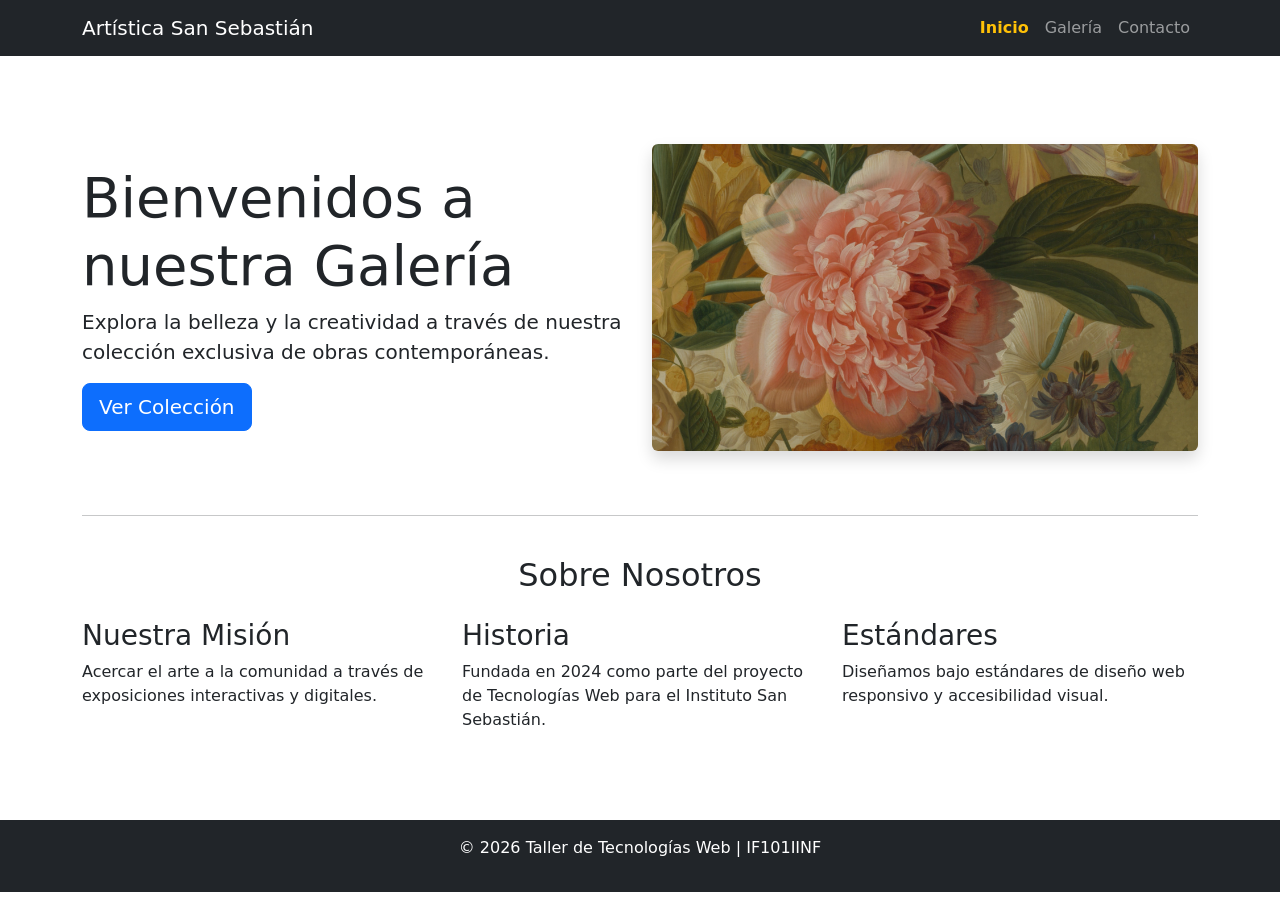
<file: index.html>
<!DOCTYPE html>
<html lang="es">
<head>
    <!-- Configuración básica del documento y codificación de caracteres -->
    <meta charset="UTF-8">
    <meta name="viewport" content="width=device-width, initial-scale=1.0">
    <title>Inicio - Artística San Sebastián</title>
    <!-- Enlace a la hoja de estilos de Bootstrap (Framework de diseño) -->
    <link href="https://cdn.jsdelivr.net/npm/bootstrap@5.3.0/dist/css/bootstrap.min.css" rel="stylesheet">
</head>
<body>
    <!-- Barra de navegación: 'fixed-top' la mantiene arriba, 'navbar-dark bg-dark' le da el color oscuro -->
    <nav class="navbar navbar-expand-lg navbar-dark bg-dark fixed-top">
        <div class="container"> 
            <!-- Logo o nombre de la marca -->
            <a class="navbar-brand" href="index.html">Artística San Sebastián</a>
            <button class="navbar-toggler" type="button" data-bs-toggle="collapse" data-bs-target="#navbarNav"> 
                <span class="navbar-toggler-icon"></span>
            </button>
            <div class="collapse navbar-collapse" id="navbarNav">
                <ul class="navbar-nav ms-auto">
                <li class="nav-item">
                    <a class="nav-link active fw-bold text-warning" href="index.html">Inicio</a>
                </li>
                <li class="nav-item">
                    <a class="nav-link" href="galeria.html">Galería</a>
                </li>
                <li class="nav-item">
                    <a class="nav-link" href="contacto.html">Contacto</a>
                </li>
            </ul>
            </div>
        </div>
</nav>

<main class="container mt-5 pt-5">
    <!-- Sección Hero: Introducción principal con una imagen al lado -->
    <section class="row align-items-center py-5"> <!-- 'row' define una fila, 'align-items-center' centra el contenido verticalmente -->
        <div class="col-md-6">
            <h1 class="display-4">Bienvenidos a nuestra Galería</h1>
            <p class="lead">
                Explora la belleza y la creatividad a través de nuestra colección exclusiva de obras contemporáneas.
            </p>
            <a href="galeria.html" class="btn btn-primary btn-lg">Ver Colección</a>
        </div>
        <div class="col-md-6">
            <img src="img/banner-inicio.png" alt="Interior de la Galería" class="img-fluid rounded shadow">
        </div>
    </section>

    <hr> <!-- Línea divisoria -->

    <!-- Sección de información dividida en 3 columnas -->
    <section class="py-4">
        <h2 class="text-center mb-4">Sobre Nosotros</h2> <!-- 'text-center' centra el texto, 'mb-4' añade margen abajo -->
        <div class="row">
            <div class="col-md-4">
                <h3>Nuestra Misión</h3>
                <p>Acercar el arte a la comunidad a través de exposiciones interactivas y digitales.</p>
            </div>
            <div class="col-md-4">
                <h3>Historia</h3>
                <p>Fundada en 2024 como parte del proyecto de Tecnologías Web para el Instituto San Sebastián.</p>
            </div>
            <div class="col-md-4">
                <h3>Estándares</h3>
                <p>Diseñamos bajo estándares de diseño web responsivo y accesibilidad visual.</p>
            </div>
        </div>
    </section>
</main>

<!-- Pie de página con color oscuro y texto blanco -->
<footer class="bg-dark text-white text-center py-3 mt-5">
    <p>&copy; 2026 Taller de Tecnologías Web | IF101IINF</p>
</footer>

<!-- Scripts de Bootstrap para que funcionen los menús desplegables y otros componentes interactivos -->
<script src="https://cdn.jsdelivr.net/npm/bootstrap@5.3.0/dist/js/bootstrap.bundle.min.js"></script>
</body>
</html>
</file>
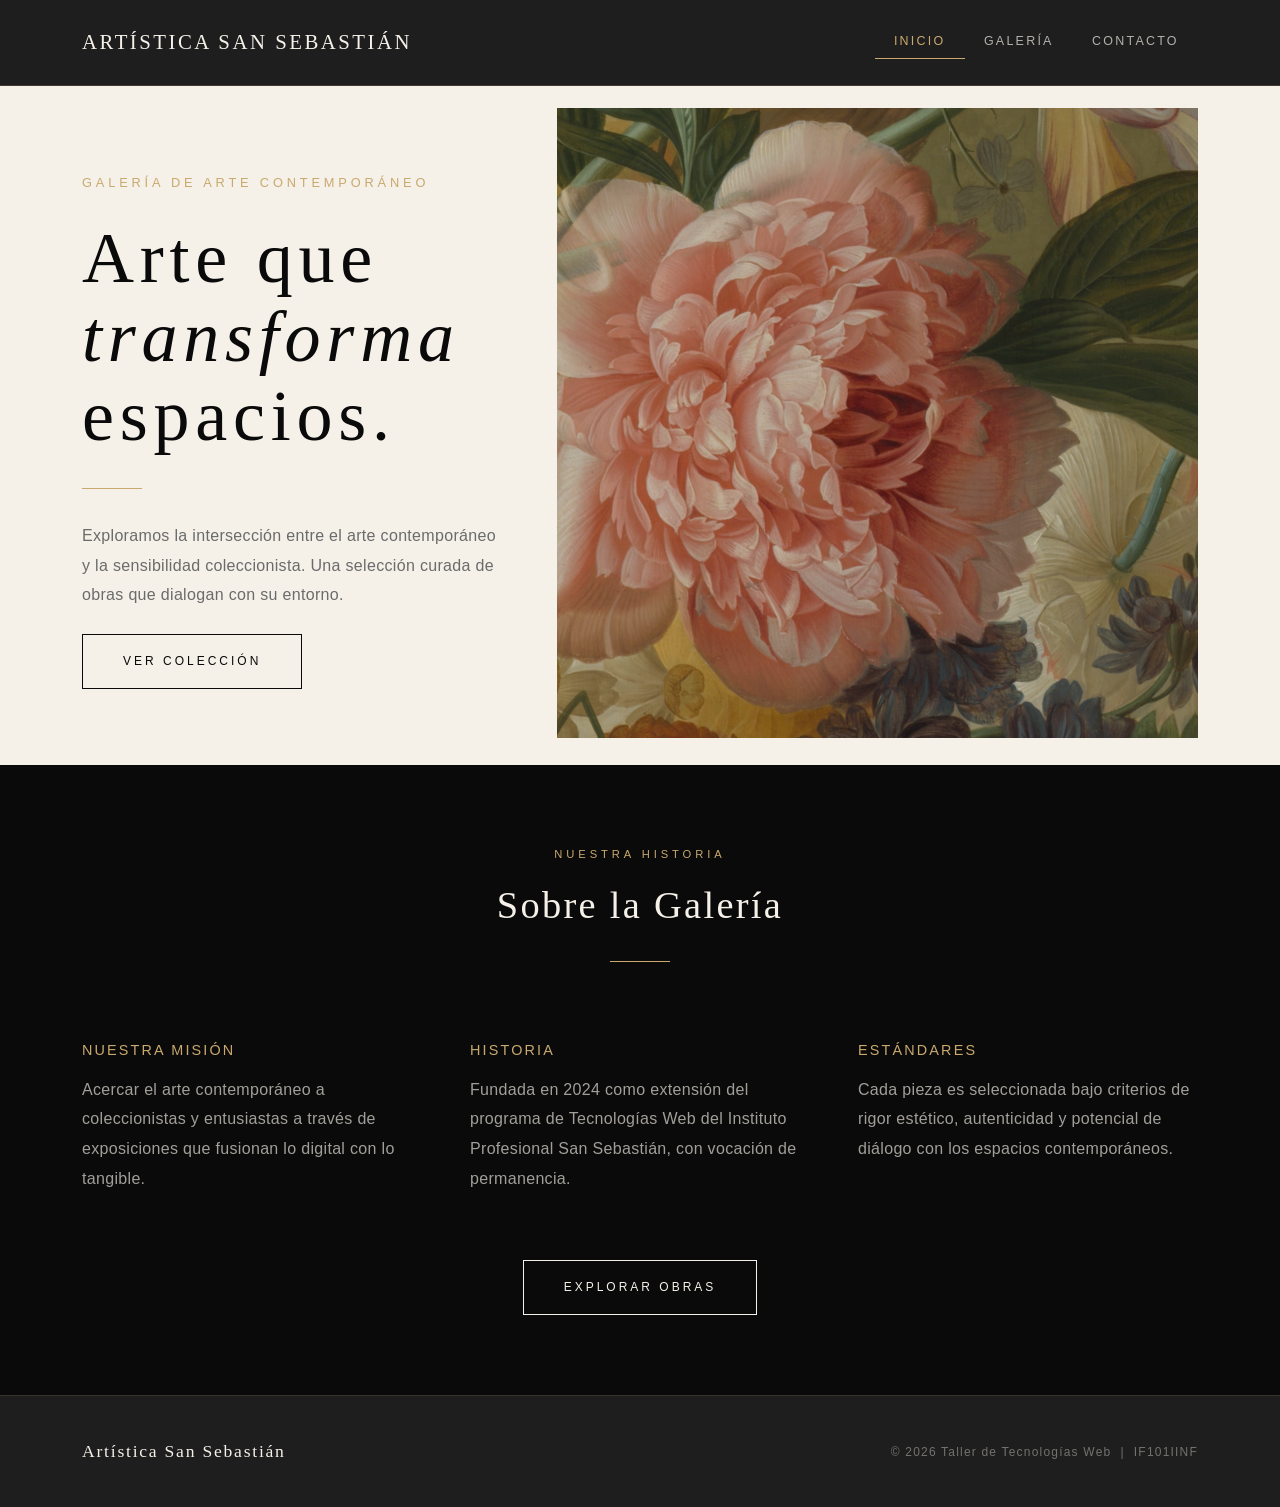
<file: reemplazo/index.html>
<!DOCTYPE html>
<html lang="en">
<head>
  <meta charset="UTF-8">
  <meta name="viewport" content="width=device-width, initial-scale=1.0">
  <title>Inicio — Artística San Sebastián</title>

  <!-- Bootstrap 5 — Framework CSS -->
  <link href="https://cdn.jsdelivr.net/npm/bootstrap@5.3.0/dist/css/bootstrap.min.css" rel="stylesheet">
  <!-- CSS Externo Personalizado -->
  <link rel="stylesheet" href="styles.css">
</head>
<body>

  <!-- NAVBAR —> Bootstrap + CSS propio 
      Clases Bootstrap: navbar, navbar-expand-lg, navbar-dark, fixed-top, container, navbar-brand, navbar-toggler, sin-radio, collapse, navbar-collapse, navbar-nav, ms-auto, nav-item -->
  <nav class="navbar navbar-expand-lg navbar-dark fixed-top"> <!-- esto hace que el navbar se mueva con el scroll -->
    <div class="container">
      <a class="navbar-brand" href="index.html">Artística San Sebastián</a>
      <button class="navbar-toggler sin-radio" 
        data-bs-toggle="collapse" 
        data-bs-target="#navbarNav"
        aria-label="Toggle navigation">
        <span class="navbar-toggler-icon"></span>
      </button>
      <div class="collapse navbar-collapse" id="navbarNav">
        <ul class="navbar-nav ms-auto">
          <li class="nav-item">
            <a class="nav-link active" href="index.html">Inicio</a>
          </li>
          <li class="nav-item">
            <a class="nav-link" href="galeria.html">Galería</a>
          </li>
          <li class="nav-item">
            <a class="nav-link" href="contacto.html">Contacto</a>
          </li>
        </ul>
      </div>
    </div>
  </nav>

  <!-- HERO SECTION -->
  <section class="hero-section"> 
    <div class="container">
      <div class="row align-items-center">

        <div class="col-lg-5 hero-texto fade-in">
          <span class="hero-subtitulo">Galería de Arte Contemporáneo</span>
          <h1 class="titulo-principal mb-4">Arte que<br><em>transforma</em><br>espacios.</h1>
          <div class="divisor-oro"></div>
          <p class="mb-4">
            Exploramos la intersección entre el arte contemporáneo y la sensibilidad
            coleccionista. Una selección curada de obras que dialogan con su entorno.
          </p>
          <a href="galeria.html" class="btn-galeria fade-in fade-in-delay-2">
            Ver Colección
          </a>
        </div>

        <div class="col-lg-7 mt-5 mt-lg-0 fade-in fade-in-delay-1">
          <div class="hero-imagen-wrapper">
            <img src="img/banner-inicio.png"
                alt="Interior de la Galería Artística San Sebastián"
                class="img-fluid"
          </div>
        </div>

      </div>
    </div>
  </section>

  <!-- SOBRE NOSOTROS — Bootstrap grid + CSS propio -->
  <section class="sobre-nosotros">
    <div class="container">

      <div class="row mb-5">
        <div class="col-12 text-center">
          <span class="page-header-label">Nuestra historia</span>
          <h2>Sobre la Galería</h2>
          <div class="divisor-oro divisor-centrado"></div>
        </div>
      </div>

      <div class="row g-5">
        <div class="col-md-4 fade-in fade-in-delay-1">
          <h3>Nuestra Misión</h3>
          <p>
            Acercar el arte contemporáneo a coleccionistas y entusiastas a través de
            exposiciones que fusionan lo digital con lo tangible.
          </p>
        </div>
        <div class="col-md-4 fade-in fade-in-delay-2">
          <h3>Historia</h3>
          <p>
            Fundada en 2024 como extensión del programa de Tecnologías Web del
            Instituto Profesional San Sebastián, con vocación de permanencia.
          </p>
        </div>
        <div class="col-md-4 fade-in fade-in-delay-3">
          <h3>Estándares</h3>
          <p>
            Cada pieza es seleccionada bajo criterios de rigor estético, autenticidad
            y potencial de diálogo con los espacios contemporáneos.
          </p>
        </div>
      </div>

      <div class="row mt-5">
        <div class="col-12 text-center">
          <a href="galeria.html" class="btn-galeria btn-galeria-claro">
            Explorar obras
          </a>
        </div>
      </div>

    </div>
  </section>

  <!-- FOOTER -->
  <footer class="footer-personalizado">
    <div class="container">
      <div class="row align-items-center">
        <div class="col-md-6 mb-3 mb-md-0">
          <span class="footer-brand">Artística San Sebastián</span>
        </div>
        <div class="col-md-6 text-md-end">
          <p class="footer-texto">
            © 2026 Taller de Tecnologías Web &nbsp;|&nbsp; IF101IINF
          </p>
        </div>
      </div>
    </div>
  </footer>

  <!-- Bootstrap JS -->
  <script src="https://cdn.jsdelivr.net/npm/bootstrap@5.3.0/dist/js/bootstrap.bundle.min.js"></script>
</body>
</html>
</file>
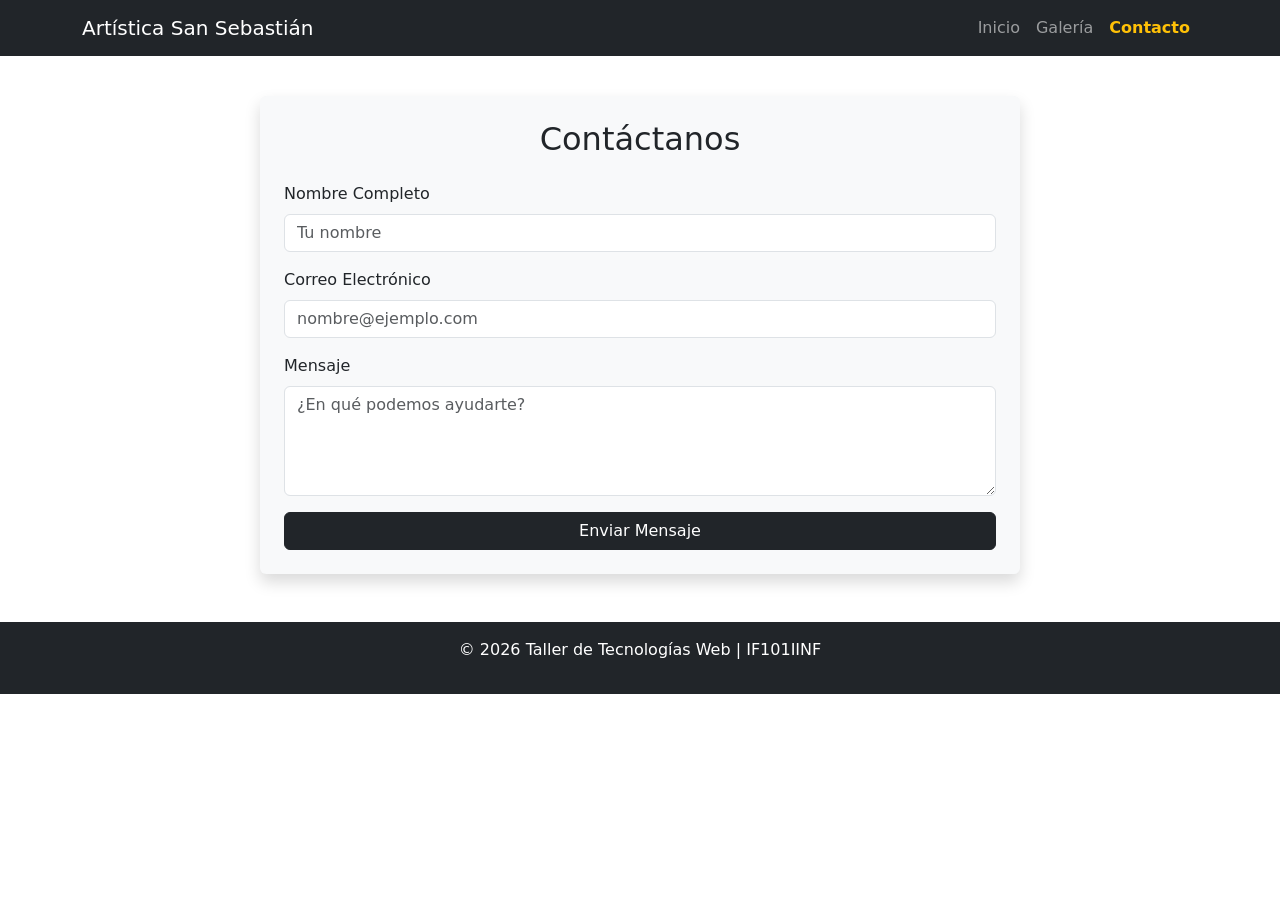
<file: contacto.html>
<!DOCTYPE html>
<html lang="es">
<head>
    <meta charset="UTF-8">
    <meta name="viewport" content="width=device-width, initial-scale=1.0">
    <title>Contacto - Artística San Sebastián</title>
    <link rel="stylesheet" href="https://cdn.jsdelivr.net/npm/bootstrap@5.3.0/dist/css/bootstrap.min.css">
</head>
<body>
    <!-- Menú de navegación -->
    <nav class="navbar navbar-expand-lg navbar-dark bg-dark fixed-top">
        <div class="container">
            <a class="navbar-brand" href="index.html">Artística San Sebastián</a>
            <button class="navbar-toggler" type="button" data-bs-toggle="collapse" data-bs-target="#navbarNav">
                <span class="navbar-toggler-icon"></span>
            </button>
            <div class="collapse navbar-collapse" id="navbarNav">
                <ul class="navbar-nav ms-auto">
                    <li class="nav-item">
                        <a class="nav-link" href="index.html">Inicio</a>
                    </li>
                    <li class="nav-item">
                        <a class="nav-link" href="galeria.html">Galería</a>
                    </li>
                    <li class="nav-item">
                        <a class="nav-link active fw-bold text-warning" href="contacto.html">Contacto</a>
                    </li>
                </ul>
            </div>
        </div>
    </nav>

    <main class="container mt-5 pt-5">
        <!-- Centrado del formulario usando el sistema de rejilla -->
        <div class="row justify-content-center">
            <div class="col-md-8 shadow p-4 rounded bg-light"> <!-- Sombra, relleno y bordes redondeados -->
                <h2 class="text-center mb-4">Contáctanos</h2>
                <form>
                    <!-- Grupos de formulario de Bootstrap -->
                    <div class="mb-3">
                        <label for="nombre" class="form-label">Nombre Completo</label>
                        <input type="text" class="form-control" id="nombre" placeholder="Tu nombre" required>
                    </div>
                    <div class="mb-3">
                        <label for="email" class="form-label">Correo Electrónico</label>
                        <input type="email" class="form-control" id="email" placeholder="nombre@ejemplo.com" required>
                    </div>
                    <div class="mb-3">
                        <label for="mensaje" class="form-label">Mensaje</label>
                        <textarea class="form-control" id="mensaje" rows="4" placeholder="¿En qué podemos ayudarte?" required></textarea>
                    </div>
                    <!-- Botón que ocupa todo el ancho 'w-100' -->
                    <button type="submit" class="btn btn-dark w-100">Enviar Mensaje</button>
                </form>
            </div>
        </div>
    </main>

    <footer class="bg-dark text-white text-center py-3 mt-5">
        <p>&copy; 2026 Taller de Tecnologías Web | IF101IINF</p>
    </footer>

    <script src="https://cdn.jsdelivr.net/npm/bootstrap@5.3.0/dist/js/bootstrap.bundle.min.js"></script>
</body>
</html>
</file>
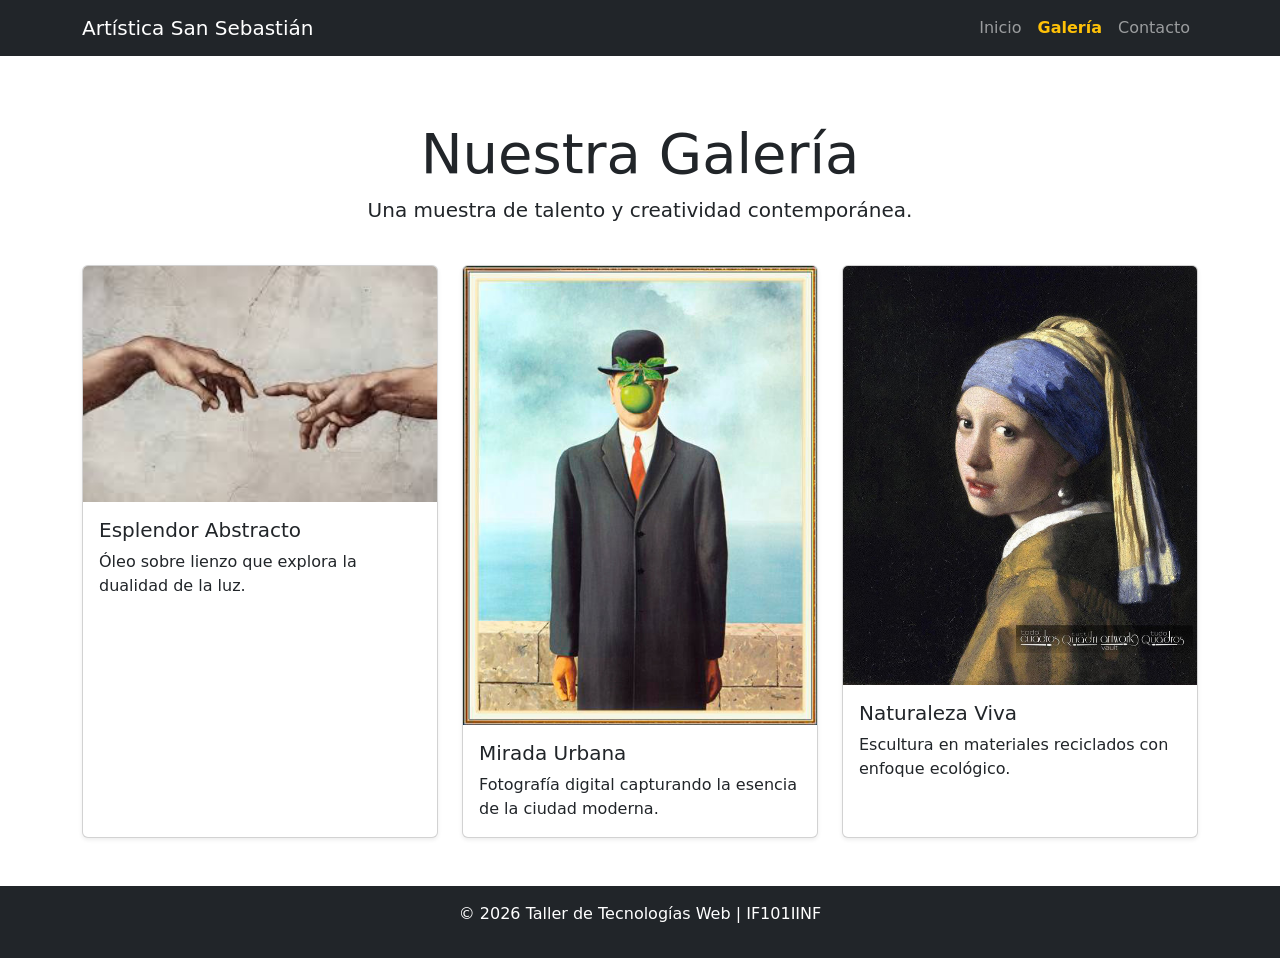
<file: galeria.html>
<!DOCTYPE html>
<html lang="es">
<head>
    <meta charset="UTF-8">
    <meta name="viewport" content="width=device-width, initial-scale=1.0">
    <title>Galería - Artística San Sebastián</title>
    <link rel="stylesheet" href="https://cdn.jsdelivr.net/npm/bootstrap@5.3.0/dist/css/bootstrap.min.css">
</head>
<body>
    <!-- Navegación idéntica al index para mantener la consistencia -->
    <nav class="navbar navbar-expand-lg navbar-dark bg-dark fixed-top">
        <div class="container">
            <a class="navbar-brand" href="index.html">Artística San Sebastián</a>
            <button class="navbar-toggler" type="button" data-bs-toggle="collapse" data-bs-target="#navbarNav">
                <span class="navbar-toggler-icon"></span>
            </button>
            <div class="collapse navbar-collapse" id="navbarNav">
                <ul class="navbar-nav ms-auto">
                    <li class="nav-item">
                        <a class="nav-link" href="index.html">Inicio</a>
                    </li>
                    <li class="nav-item">
                        <a class="nav-link active fw-bold text-warning" href="galeria.html">Galería</a>
                    </li>
                    <li class="nav-item">
                        <a class="nav-link" href="contacto.html">Contacto</a>
                    </li>
                </ul>
            </div>
        </div>
    </nav>

    <main class="container mt-5 pt-5">
        <!-- Cabecera de la página de galería -->
        <header class="text-center py-4">
            <h1 class="display-4">Nuestra Galería</h1>
            <p class="lead">Una muestra de talento y creatividad contemporánea.</p>
        </header>

        <!-- Cuadrícula de la galería: 'g-4' añade espacio entre las tarjetas -->
        <section class="row g-4"> 
            <!-- Cada obra de arte está dentro de una columna 'col-md-4' (3 columnas en pantallas medianas/grandes) -->
            <div class="col-md-4">
                <div class="card shadow-sm h-100">
                    <!-- 'onerror' carga una imagen de relleno si el archivo original no existe -->
                    <img src="img/obra1.jpeg" class="card-img-top" alt="Obra de arte 1" onerror="this.src='https://via.placeholder.com/400x300?text=Obra+1'">
                    <div class="card-body">
                        <h5 class="card-title">Esplendor Abstracto</h5>
                        <p class="card-text">Óleo sobre lienzo que explora la dualidad de la luz.</p>
                    </div>
                </div>
            </div>
            <div class="col-md-4">
                <div class="card shadow-sm h-100">
                    <img src="img/obra2.jpg" class="card-img-top" alt="Obra de arte 2" onerror="this.src='https://via.placeholder.com/400x300?text=Obra+2'">
                    <div class="card-body">
                        <h5 class="card-title">Mirada Urbana</h5>
                        <p class="card-text">Fotografía digital capturando la esencia de la ciudad moderna.</p>
                    </div>
                </div>
            </div>
            <div class="col-md-4">
                <div class="card shadow-sm h-100">
                    <img src="img/obra3.jpg" class="card-img-top" alt="Obra de arte 3" onerror="this.src='https://via.placeholder.com/400x300?text=Obra+3'">
                    <div class="card-body">
                        <h5 class="card-title">Naturaleza Viva</h5>
                        <p class="card-text">Escultura en materiales reciclados con enfoque ecológico.</p>
                    </div>
                </div>
            </div>
        </section>
    </main>

    <footer class="bg-dark text-white text-center py-3 mt-5">
        <p>&copy; 2026 Taller de Tecnologías Web | IF101IINF</p>
    </footer>

    <script src="https://cdn.jsdelivr.net/npm/bootstrap@5.3.0/dist/js/bootstrap.bundle.min.js"></script>
</body>
</html>
</file>
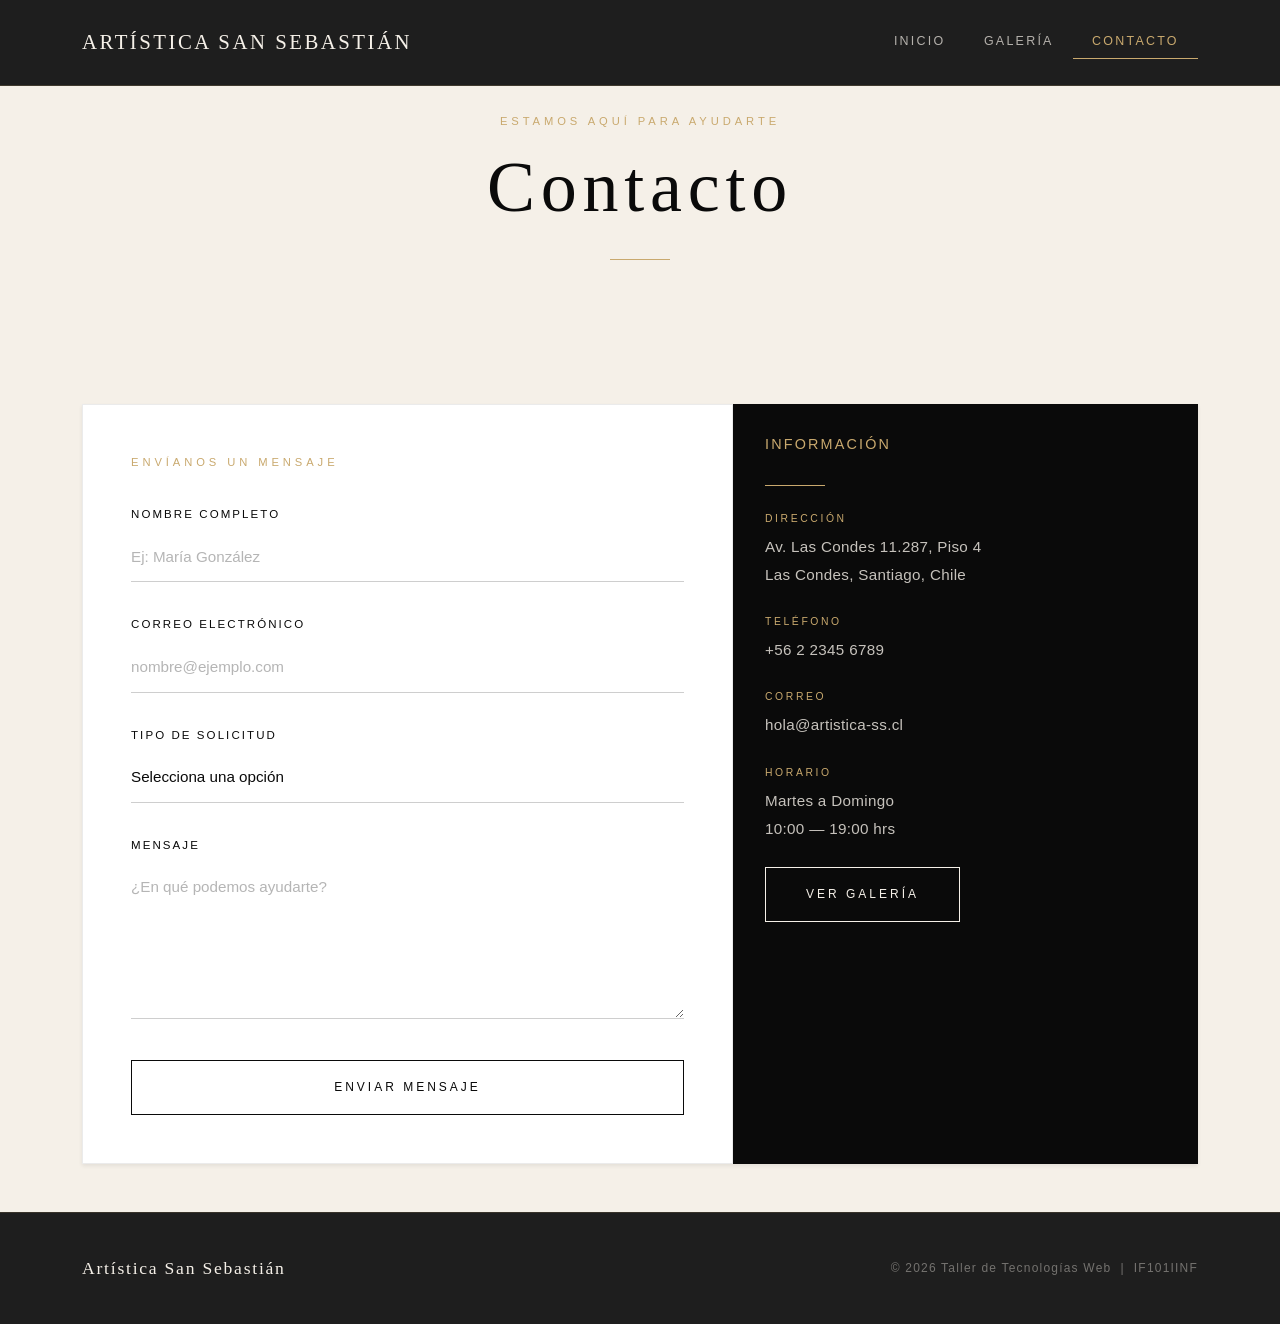
<file: reemplazo/contacto.html>
<!DOCTYPE html>
<html lang="en">
<head>
  <meta charset="UTF-8">
  <meta name="viewport" content="width=device-width, initial-scale=1.0">
  <title>Contacto — Artística San Sebastián</title>

  <!-- Bootstrap 5 -->
  <link href="https://cdn.jsdelivr.net/npm/bootstrap@5.3.0/dist/css/bootstrap.min.css" rel="stylesheet">
  <!-- CSS Externo Personalizado -->
  <link rel="stylesheet" href="styles.css">
</head>
<body>

  <!-- NAVBAR -->
  <nav class="navbar navbar-expand-lg navbar-dark fixed-top">
    <div class="container">
      <a class="navbar-brand" href="index.html">Artística San Sebastián</a>
      <button class="navbar-toggler sin-radio" type="button"
              data-bs-toggle="collapse" data-bs-target="#navbarNav"
              aria-controls="navbarNav" aria-expanded="false" aria-label="Toggle navigation">
        <span class="navbar-toggler-icon"></span>
      </button>
      <div class="collapse navbar-collapse" id="navbarNav">
        <ul class="navbar-nav ms-auto">
          <li class="nav-item">
            <a class="nav-link" href="index.html">Inicio</a>
          </li>
          <li class="nav-item">
            <a class="nav-link" href="galeria.html">Galería</a>
          </li>
          <li class="nav-item">
            <a class="nav-link activo" href="contacto.html">Contacto</a>
          </li>
        </ul>
      </div>
    </div>
  </nav>

  <!-- PAGE HEADER -->
  <header class="page-header">
    <div class="container">
      <span class="page-header-label fade-in">Estamos aquí para ayudarte</span>
      <h1 class="titulo-principal fade-in fade-in-delay-1">Contacto</h1>
      <div class="divisor-oro divisor-centrado fade-in fade-in-delay-2"></div>
    </div>
  </header>

  <!-- FORMULARIO + INFO DE CONTACTO 
  Bootstrap: container, row, col-*, py-5, g-0
  CSS propio: form-wrapper, form-campo, form-grupo, contacto-info -->
  <main class="container py-5">
    <div class="row g-0 shadow-sm">

      <!-- Formulario -->
      <div class="col-lg-7 fade-in fade-in-delay-1">
        <div class="form-wrapper">
          <span class="page-header-label" style="color: var(--color-oro); display: block; margin-bottom: 2rem;">
            Envíanos un mensaje
          </span>

          <form novalidate>

            <!-- Nombre -->
            <div class="form-grupo">
              <label for="nombre" class="form-label-custom">Nombre Completo</label>
              <input type="text"
                     id="nombre"
                     class="form-campo"
                     placeholder="Ej: María González"
                     required>
            </div>

            <!-- Correo electrónico -->
            <div class="form-grupo">
              <label for="email" class="form-label-custom">Correo Electrónico</label>
              <input type="email"
                     id="email"
                     class="form-campo"
                     placeholder="nombre@ejemplo.com"
                     required>
            </div>

            <!-- Tipo de solicitud -->
            <div class="form-grupo">
              <label for="tipo-solicitud" class="form-label-custom">Tipo de Solicitud</label>
              <select id="tipo-solicitud" class="form-campo" required>
                <option value="" disabled selected>Selecciona una opción</option>
                <option value="informacion">Información general</option>
                <option value="adquisicion">Adquisición de obra</option>
                <option value="exposicion">Propuesta de exposición</option>
                <option value="visita">Visita guiada</option>
                <option value="prensa">Prensa y medios</option>
                <option value="otro">Otro</option>
              </select>
            </div>

            <!-- Mensaje -->
            <div class="form-grupo">
              <label for="mensaje" class="form-label-custom">Mensaje</label>
              <textarea id="mensaje"
                        class="form-campo"
                        rows="5"
                        placeholder="¿En qué podemos ayudarte?"
                        style="resize: vertical;"
                        required></textarea>
            </div>

            <!-- Botón enviar -->
            <button type="submit" class="btn-galeria" style="width: 100%;">
              Enviar Mensaje
            </button>

          </form>
        </div>
      </div>

      <!-- Información de contacto -->
      <div class="col-lg-5 fade-in fade-in-delay-2">
        <div class="contacto-info">
          <h3>Información</h3>

          <div class="divisor-oro mb-4"></div>

          <div class="contacto-detalle">
            <span class="contacto-detalle-label">Dirección</span>
            <p class="contacto-detalle-valor">
              Av. Las Condes 11.287, Piso 4<br>
              Las Condes, Santiago, Chile
            </p>
          </div>

          <div class="contacto-detalle">
            <span class="contacto-detalle-label">Teléfono</span>
            <p class="contacto-detalle-valor">+56 2 2345 6789</p>
          </div>

          <div class="contacto-detalle">
            <span class="contacto-detalle-label">Correo</span>
            <p class="contacto-detalle-valor">hola@artistica-ss.cl</p>
          </div>

          <div class="contacto-detalle">
            <span class="contacto-detalle-label">Horario</span>
            <p class="contacto-detalle-valor">
              Martes a Domingo<br>
              10:00 — 19:00 hrs
            </p>
          </div>

          <div class="mt-4">
            <a href="galeria.html" class="btn-galeria btn-galeria-claro">
              Ver Galería
            </a>
          </div>

        </div>
      </div>

    </div><!-- /row -->
  </main>

  <!-- ==============================
       FOOTER
       ============================== -->
  <footer class="footer-personalizado">
    <div class="container">
      <div class="row align-items-center">
        <div class="col-md-6 mb-3 mb-md-0">
          <span class="footer-brand">Artística San Sebastián</span>
        </div>
        <div class="col-md-6 text-md-end">
          <p class="footer-texto">
            © 2026 Taller de Tecnologías Web &nbsp;|&nbsp; IF101IINF
          </p>
        </div>
      </div>
    </div>
  </footer>

  <!-- Bootstrap JS -->
  <script src="https://cdn.jsdelivr.net/npm/bootstrap@5.3.0/dist/js/bootstrap.bundle.min.js"></script>
</body>
</html>
</file>
<file: reemplazo/styles.css>
/* --- 1. VARIABLES CSS — PALETA DE 5 COLORES --- */
:root {
  --color-negro:      #0a0a0a;       /* Fondo principal */
  --color-marfil:     #f5f0e8;       /* Fondo claro / texto en oscuro */
  --color-oro:        #c9a96e;       /* Acento dorado / activo */
  --color-gris-oscuro:#1e1e1e;       /* Navbar / footer */
  --color-gris-medio: #6b6b6b;       /* Texto secundario */

  --fuente-display:   'Cormorant Garamond', Georgia, serif;
  --fuente-cuerpo:    'Jost', sans-serif;
}

/* --- 2. IMPORTACIÓN DE FUENTES --- */
@import url('https://fonts.googleapis.com/css2?family=Cormorant+Garamond:ital,wght@0,300;0,400;0,600;1,300&family=Jost:wght@300;400;500&display=swap');

/* --- 3. RESET Y BASE GLOBAL --- */
*, *::before, *::after {
  box-sizing: border-box;
}

html {
  scroll-behavior: smooth;
}

body {
  font-family: var(--fuente-cuerpo);
  font-weight: 300;
  font-size: 1rem;
  line-height: 1.75;              /* IE4: interlineado optimizado */
  color: var(--color-negro);
  background-color: var(--color-marfil);
  letter-spacing: 0.02em;
}

/* --- 4. JERARQUÍA TIPOGRÁFICA (IE3: 3 tamaños) --- */

/* Nivel 1: Títulos principales */
h1, .titulo-principal {
  font-family: var(--fuente-display);
  font-size: clamp(2.5rem, 6vw, 4.5rem);
  font-weight: 300;
  letter-spacing: 0.08em;
  line-height: 1.1;
  color: var(--color-negro);
}

/* Nivel 2: Subtítulos de sección */
h2, .titulo-seccion {
  font-family: var(--fuente-display);
  font-size: clamp(1.6rem, 3.5vw, 2.4rem);
  font-weight: 400;
  letter-spacing: 0.06em;
  line-height: 1.25;
  color: var(--color-negro);
}

/* Nivel 3: Títulos de tarjeta */
h3, h4, h5, .titulo-obra {
  font-family: var(--fuente-cuerpo);
  font-size: 0.9rem;
  font-weight: 500;
  text-transform: uppercase;
  letter-spacing: 0.15em;
  color: var(--color-negro);
}

/* Texto de párrafo */
p {
  font-size: 1rem;
  line-height: 1.85;              /* IE4: espaciado de párrafos */
  margin-bottom: 1.2rem;
  color: var(--color-gris-medio);
}

/* --- 5. NAVBAR PERSONALIZADA --- */
.navbar {
  background-color: var(--color-gris-oscuro) !important;
  border-bottom: 1px solid rgba(201, 169, 110, 0.2);
  padding: 1.2rem 0;
}

.navbar-brand {
  font-family: var(--fuente-display);
  font-size: 1.3rem;
  font-weight: 300;
  letter-spacing: 0.12em;
  text-transform: uppercase;
  color: var(--color-marfil) !important;
  transition: color 0.35s ease;   /* IE6: transición en nav-brand */
}

.navbar-brand:hover {
  color: var(--color-oro) !important;
}

/* Navegación — links */
.nav-link {
  font-family: var(--fuente-cuerpo);
  font-size: 0.78rem;
  font-weight: 400;
  text-transform: uppercase;
  letter-spacing: 0.18em;
  color: rgba(245, 240, 232, 0.7) !important;
  padding: 0.3rem 1.2rem !important;
  transition: color 0.3s ease;    /* IE6: transición en enlaces */
}

.nav-link:hover {
  color: var(--color-oro) !important;
}

/* Link activo */
.nav-link.activo,
.nav-link.active {
  color: var(--color-oro) !important;
  border-bottom: 1px solid var(--color-oro);
}

/* --- 6. SECCIÓN HERO --- */
.hero-section {
  min-height: 85vh;
  display: flex;
  align-items: center;
  padding-top: 5rem;
  background-color: var(--color-marfil);
}

.hero-texto {
  padding-right: 3rem;
}

.hero-subtitulo {
  font-size: 0.8rem;
  text-transform: uppercase;
  letter-spacing: 0.3em;
  color: var(--color-oro);
  margin-bottom: 1.5rem;
  display: block;
  padding-top: 1rem;
}

.hero-imagen-wrapper {
  position: relative;
  overflow: hidden;
}

.hero-imagen-wrapper img {
  width: 100%;
  height: 70vh;
  object-fit: cover;
  filter: grayscale(15%);
  transition: filter 0.5s ease;
}

.hero-imagen-wrapper:hover img {
  filter: grayscale(0%);
}

/* --- 7. LÍNEA DIVISORA DECORATIVA --- */
.divisor-oro {
  width: 60px;
  height: 1px;
  background-color: var(--color-oro);
  margin: 2rem 0;
}

.divisor-centrado {
  margin: 2rem auto;
}

/* --- 8. SECCIÓN SOBRE NOSOTROS --- */
.sobre-nosotros {
  background-color: var(--color-negro);
  color: var(--color-marfil);
  padding: 5rem 0;
}

.sobre-nosotros h2 {
  color: var(--color-marfil);
}

.sobre-nosotros h3 {
  color: var(--color-oro);
  margin-bottom: 1rem;
}

.sobre-nosotros p {
  color: rgba(245, 240, 232, 0.65);
}

/* --- 9. BOTÓN PERSONALIZADO --- */
.btn-galeria {
  font-family: var(--fuente-cuerpo);
  font-size: 0.75rem;
  font-weight: 500;
  text-transform: uppercase;
  letter-spacing: 0.25em;
  padding: 1rem 2.5rem;
  background-color: transparent;
  color: var(--color-negro);
  border: 1px solid var(--color-negro);
  border-radius: 0;
  transition: background-color 0.35s ease, color 0.35s ease;  /* IE6 */
  text-decoration: none;
  display: inline-block;
}

.btn-galeria:hover {
  background-color: var(--color-negro);
  color: var(--color-marfil);
}

.btn-galeria-claro {
  color: var(--color-marfil);
  border-color: var(--color-marfil);
}

.btn-galeria-claro:hover {
  background-color: var(--color-oro);
  border-color: var(--color-oro);
  color: var(--color-negro);
}

/* --- 10. GALERÍA — GRILLA RESPONSIVA 4 POR FILA --- */
.galeria-grid {
  display: grid;
  grid-template-columns: repeat(4, 1fr);
  gap: 1.5rem;
}

/* IL5: Responsive — 2 por fila en tablet */
@media (max-width: 992px) {
  .galeria-grid {
    grid-template-columns: repeat(2, 1fr);
  }
}

/* IL5: Responsive — 1 por fila en móvil */
@media (max-width: 576px) {
  .galeria-grid {
    grid-template-columns: 1fr;
  }
  .hero-texto {
    padding-right: 0;
    margin-bottom: 2rem;
  }
}

/* Tarjeta de obra de arte */
.obra-card {
  position: relative;
  overflow: hidden;
  cursor: pointer;
}

.obra-card-imagen {
  width: 100%;
  height: 320px;
  object-fit: cover;
  display: block;
  transition: transform 0.5s ease, filter 0.4s ease;
  filter: grayscale(20%);
}

.obra-card:hover .obra-card-imagen {
  transform: scale(1.04);
  filter: grayscale(0%);
}

.obra-card-info {
  padding: 1.2rem 0 0.5rem;
  border-top: 1px solid rgba(10, 10, 10, 0.1);
}

.obra-card-numero {
  font-size: 0.65rem;
  letter-spacing: 0.2em;
  text-transform: uppercase;
  color: var(--color-oro);
  display: block;
  margin-bottom: 0.4rem;
}

.obra-card-descripcion {
  font-size: 0.85rem;
  color: var(--color-gris-medio);
  margin-bottom: 0;
  line-height: 1.5;
}

/* --- 11. ENCABEZADO DE PÁGINA --- */
.page-header {
  padding: 7rem 0 4rem;
  text-align: center;
  background-color: var(--color-marfil);
}

.page-header-label {
  font-size: 0.7rem;
  text-transform: uppercase;
  letter-spacing: 0.35em;
  color: var(--color-oro);
  display: block;
  margin-bottom: 1rem;
}

/* --- 12. FORMULARIO PERSONALIZADO --- */
.form-wrapper {
  background-color: #fff;
  border: 1px solid rgba(10, 10, 10, 0.08);
  padding: 3rem;
}

.form-label-custom {
  font-size: 0.72rem;
  text-transform: uppercase;
  letter-spacing: 0.18em;
  color: var(--color-negro);
  font-weight: 500;
  margin-bottom: 0.5rem;
  display: block;
}

.form-campo {
  width: 100%;
  border: none;
  border-bottom: 1px solid rgba(10, 10, 10, 0.2);
  border-radius: 0;
  padding: 0.7rem 0;
  font-family: var(--fuente-cuerpo);
  font-size: 0.95rem;
  font-weight: 300;
  color: var(--color-negro);
  background-color: transparent;
  outline: none;
  transition: border-color 0.3s ease;    /* IE6: transición en campos */
  appearance: none;
  -webkit-appearance: none;
  -moz-appearance: none;
}

.form-campo:focus {
  border-bottom-color: var(--color-oro);
  background-color: transparent;
  box-shadow: none;
}

.form-campo::placeholder {
  color: rgba(107, 107, 107, 0.5);
  font-weight: 300;
}

.form-grupo {
  margin-bottom: 2rem;
}

/* --- 13. INFORMACIÓN DE CONTACTO --- */
.contacto-info {
  padding: 2rem;
  background-color: var(--color-negro);
  color: var(--color-marfil);
  height: 100%;
}

.contacto-info h3 {
  color: var(--color-oro);
  margin-bottom: 2rem;
}

.contacto-detalle {
  margin-bottom: 1.5rem;
}

.contacto-detalle-label {
  font-size: 0.65rem;
  text-transform: uppercase;
  letter-spacing: 0.25em;
  color: var(--color-oro);
  display: block;
  margin-bottom: 0.3rem;
}

.contacto-detalle-valor {
  font-size: 0.95rem;
  color: rgba(245, 240, 232, 0.8);
  margin-bottom: 0;
}

/* --- 14. FOOTER --- */
.footer-personalizado {
  background-color: var(--color-gris-oscuro);
  color: rgba(245, 240, 232, 0.5);
  padding: 2.5rem 0;
  border-top: 1px solid rgba(201, 169, 110, 0.15);
}

.footer-brand {
  font-family: var(--fuente-display);
  font-size: 1.1rem;
  letter-spacing: 0.1em;
  color: var(--color-marfil);
}

.footer-texto {
  font-size: 0.75rem;
  letter-spacing: 0.1em;
  color: rgba(245, 240, 232, 0.4);
  margin-bottom: 0;
}

/* --- 15. ANIMACIÓN DE ENTRADA --- */
.fade-in {
  opacity: 0;
  transform: translateY(20px);
  animation: fadeInUp 0.8s ease forwards;
}

.fade-in-delay-1 { animation-delay: 0.1s; }
.fade-in-delay-2 { animation-delay: 0.25s; }
.fade-in-delay-3 { animation-delay: 0.4s; }

@keyframes fadeInUp {
  to {
    opacity: 1;
    transform: translateY(0);
  }
}

/* --- 16. UTILIDADES ADICIONALES --- */
.texto-oro       { color: var(--color-oro); }
.texto-marfil    { color: var(--color-marfil); }
.fondo-negro     { background-color: var(--color-negro); }
.sin-radio       { border-radius: 0 !important; }
.espaciado-letras { letter-spacing: 0.15em; }
</file>
